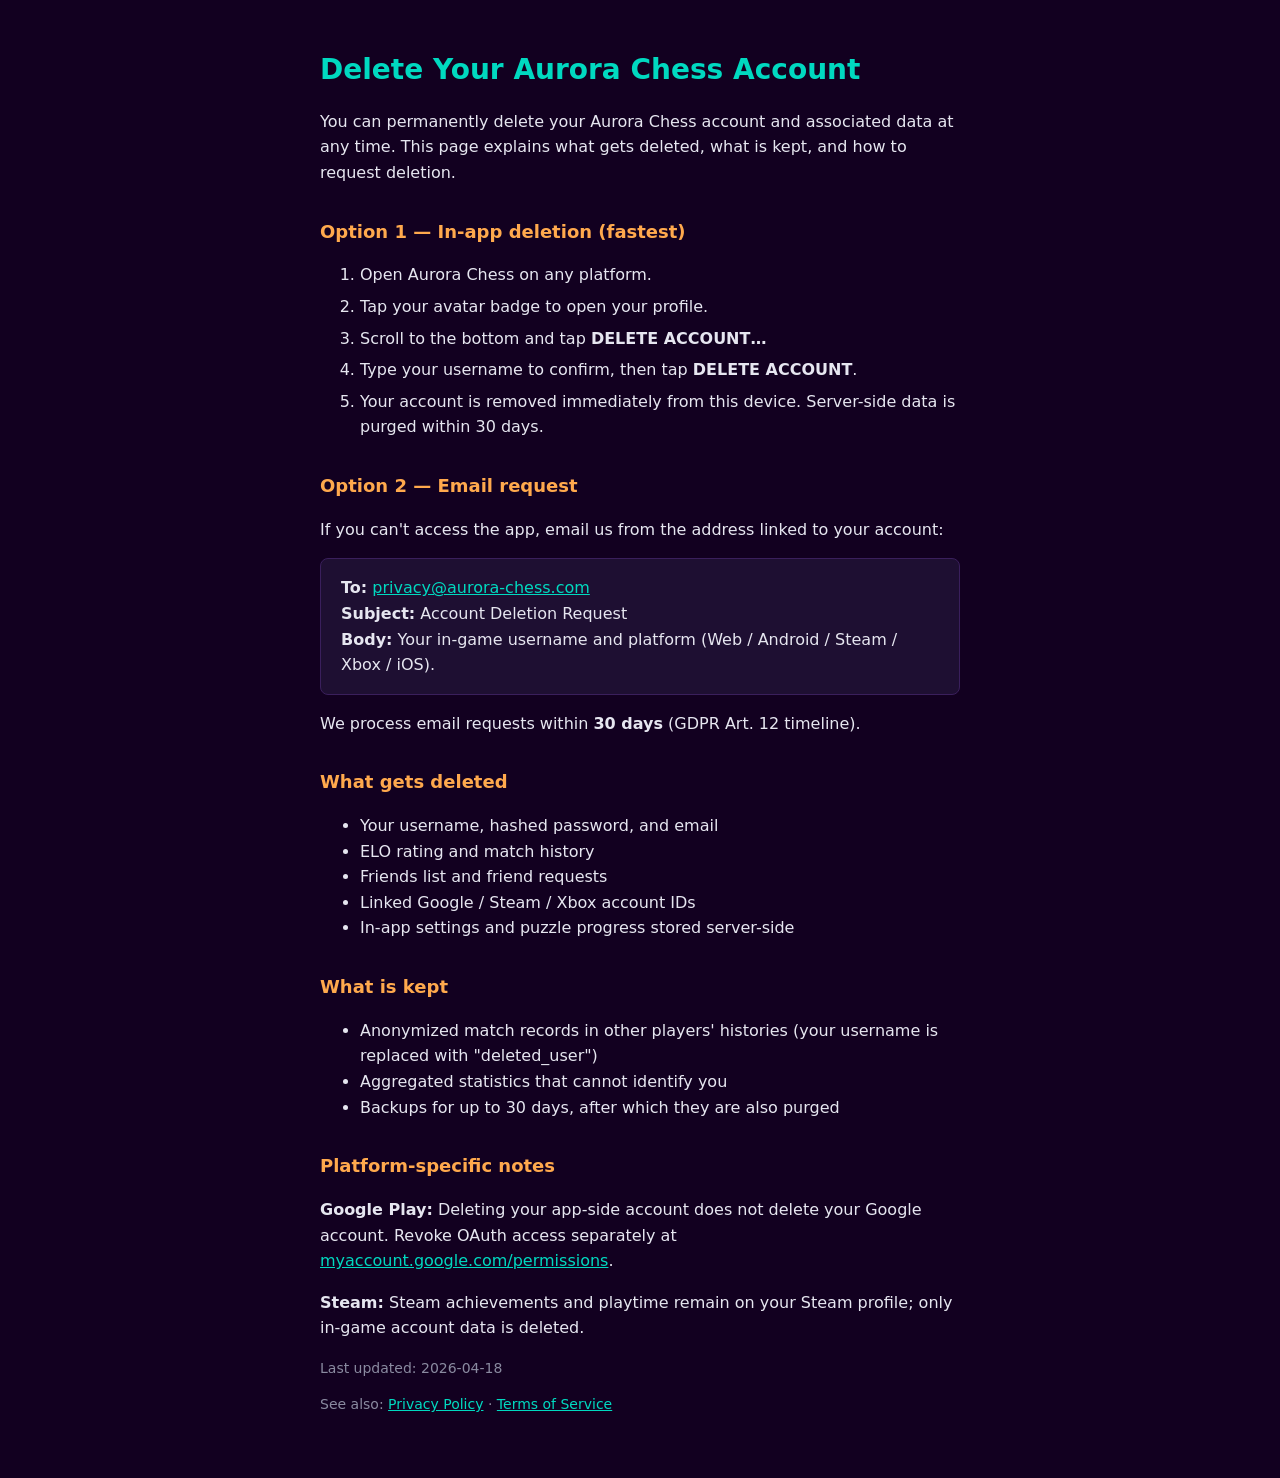
<file: delete.html>
<!DOCTYPE html>
<html lang="en">
<head>
<meta charset="UTF-8">
<meta name="viewport" content="width=device-width, initial-scale=1">
<title>Delete Your Account — Aurora Chess</title>
<meta name="robots" content="noindex, follow">
<style>
  body { margin:0; font-family: system-ui, -apple-system, "Segoe UI", sans-serif;
         background:#120020; color:#e6e6f0; line-height:1.6;
         display:flex; min-height:100vh; justify-content:center; }
  main { max-width:640px; padding:48px 24px; }
  h1 { color:#00d9c0; font-size:28px; margin:0 0 8px; }
  h2 { color:#ffa94d; font-size:18px; margin:32px 0 8px; }
  a { color:#00d9c0; }
  code { background:#1e0f32; padding:2px 6px; border-radius:4px; color:#ffa94d; }
  .box { background:#1e0f32; border:1px solid #3a1f5c; border-radius:8px;
         padding:16px 20px; margin:16px 0; }
  ol li { margin:6px 0; }
  .muted { color:#8a8aa0; font-size:14px; }
</style>
</head>
<body>
<main>
  <h1>Delete Your Aurora Chess Account</h1>
  <p>You can permanently delete your Aurora Chess account and associated data at any time.
     This page explains what gets deleted, what is kept, and how to request deletion.</p>

  <h2>Option 1 — In-app deletion (fastest)</h2>
  <ol>
    <li>Open Aurora Chess on any platform.</li>
    <li>Tap your avatar badge to open your profile.</li>
    <li>Scroll to the bottom and tap <strong>DELETE ACCOUNT…</strong></li>
    <li>Type your username to confirm, then tap <strong>DELETE ACCOUNT</strong>.</li>
    <li>Your account is removed immediately from this device. Server-side data is purged within 30 days.</li>
  </ol>

  <h2>Option 2 — Email request</h2>
  <p>If you can't access the app, email us from the address linked to your account:</p>
  <div class="box">
    <strong>To:</strong> <a href="mailto:privacy@aurora-chess.com?subject=Account%20Deletion%20Request">privacy@aurora-chess.com</a><br>
    <strong>Subject:</strong> Account Deletion Request<br>
    <strong>Body:</strong> Your in-game username and platform (Web / Android / Steam / Xbox / iOS).
  </div>
  <p>We process email requests within <strong>30 days</strong> (GDPR Art. 12 timeline).</p>

  <h2>What gets deleted</h2>
  <ul>
    <li>Your username, hashed password, and email</li>
    <li>ELO rating and match history</li>
    <li>Friends list and friend requests</li>
    <li>Linked Google / Steam / Xbox account IDs</li>
    <li>In-app settings and puzzle progress stored server-side</li>
  </ul>

  <h2>What is kept</h2>
  <ul>
    <li>Anonymized match records in other players' histories (your username is replaced with "deleted_user")</li>
    <li>Aggregated statistics that cannot identify you</li>
    <li>Backups for up to 30 days, after which they are also purged</li>
  </ul>

  <h2>Platform-specific notes</h2>
  <p><strong>Google Play:</strong> Deleting your app-side account does not delete your Google account.
     Revoke OAuth access separately at <a href="https://myaccount.google.com/permissions">myaccount.google.com/permissions</a>.</p>
  <p><strong>Steam:</strong> Steam achievements and playtime remain on your Steam profile; only in-game account data is deleted.</p>

  <p class="muted">Last updated: 2026-04-18</p>
  <p class="muted">See also: <a href="/privacy">Privacy Policy</a> · <a href="/terms">Terms of Service</a></p>
</main>
</body>
</html>
</file>
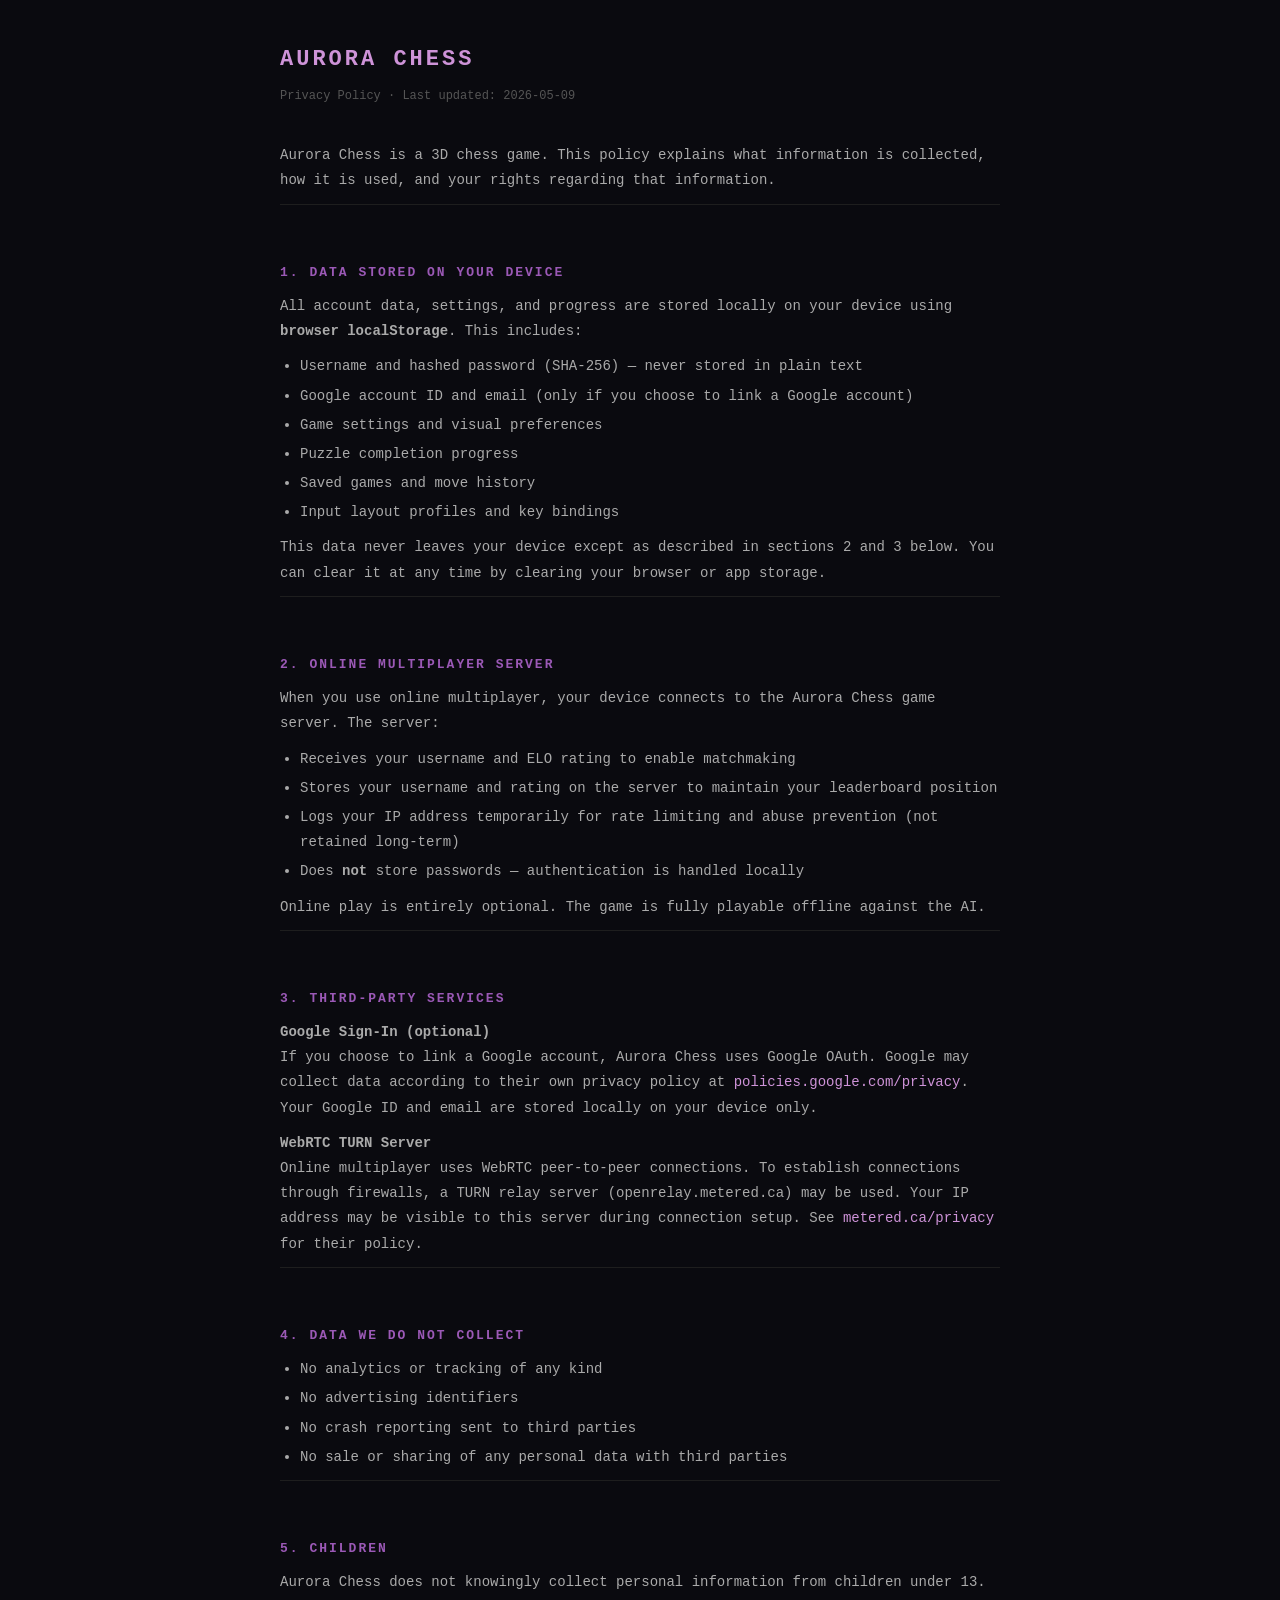
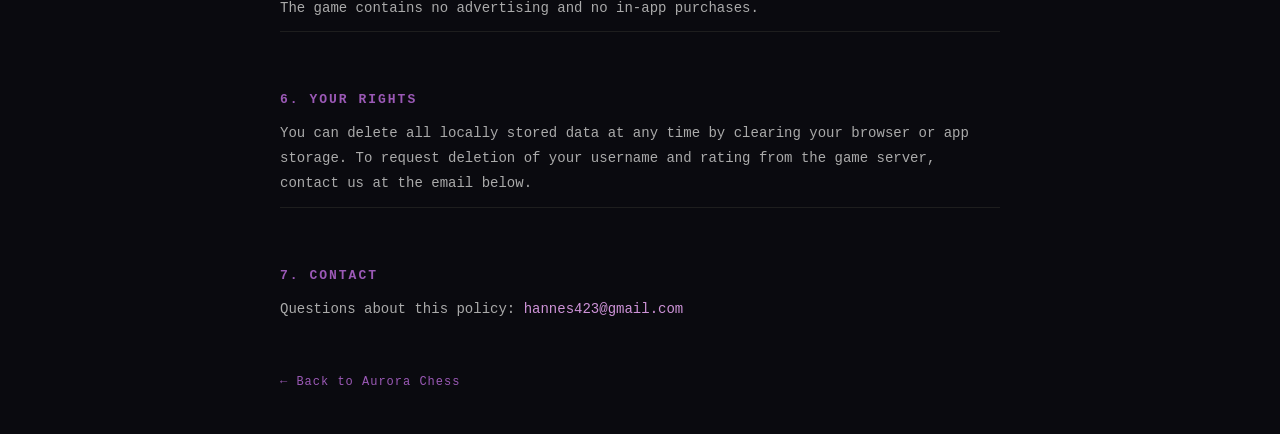
<file: privacy.html>
<!DOCTYPE html>
<html lang="en">
<head>
<meta charset="UTF-8">
<meta name="viewport" content="width=device-width, initial-scale=1.0">
<title>Privacy Policy — Aurora Chess</title>
<style>
  * { box-sizing: border-box; margin: 0; padding: 0; }
  body {
    background: #0a0a0f;
    color: #ccc;
    font-family: monospace;
    font-size: 14px;
    line-height: 1.8;
    padding: 40px 20px;
  }
  .wrap { max-width: 720px; margin: 0 auto; }
  h1 { color: #ce93d8; font-size: 22px; letter-spacing: 3px; margin-bottom: 6px; }
  h2 { color: #9b59b6; font-size: 13px; letter-spacing: 2px; margin: 32px 0 10px; text-transform: uppercase; }
  p  { color: #aaa; margin-bottom: 10px; }
  ul { color: #aaa; padding-left: 20px; margin-bottom: 10px; }
  li { margin-bottom: 4px; }
  a  { color: #ce93d8; text-decoration: none; }
  a:hover { text-decoration: underline; }
  .updated { color: #555; font-size: 12px; margin-bottom: 36px; }
  .section  { border-top: 1px solid #1e1e1e; padding-top: 24px; }
  .back { display: inline-block; margin-top: 40px; color: #9b59b6; font-size: 12px; letter-spacing: 1px; }
</style>
</head>
<body>
<div class="wrap">

  <h1>AURORA CHESS</h1>
  <div class="updated">Privacy Policy · Last updated: 2026-05-09</div>

  <p>Aurora Chess is a 3D chess game. This policy explains what information is collected, how it is used, and your rights regarding that information.</p>

  <div class="section">
    <h2>1. Data Stored on Your Device</h2>
    <p>All account data, settings, and progress are stored locally on your device using <strong>browser localStorage</strong>. This includes:</p>
    <ul>
      <li>Username and hashed password (SHA-256) — never stored in plain text</li>
      <li>Google account ID and email (only if you choose to link a Google account)</li>
      <li>Game settings and visual preferences</li>
      <li>Puzzle completion progress</li>
      <li>Saved games and move history</li>
      <li>Input layout profiles and key bindings</li>
    </ul>
    <p>This data never leaves your device except as described in sections 2 and 3 below. You can clear it at any time by clearing your browser or app storage.</p>
  </div>

  <div class="section">
    <h2>2. Online Multiplayer Server</h2>
    <p>When you use online multiplayer, your device connects to the Aurora Chess game server. The server:</p>
    <ul>
      <li>Receives your username and ELO rating to enable matchmaking</li>
      <li>Stores your username and rating on the server to maintain your leaderboard position</li>
      <li>Logs your IP address temporarily for rate limiting and abuse prevention (not retained long-term)</li>
      <li>Does <strong>not</strong> store passwords — authentication is handled locally</li>
    </ul>
    <p>Online play is entirely optional. The game is fully playable offline against the AI.</p>
  </div>

  <div class="section">
    <h2>3. Third-Party Services</h2>

    <p><strong>Google Sign-In (optional)</strong><br>
    If you choose to link a Google account, Aurora Chess uses Google OAuth. Google may collect data according to their own privacy policy at <a href="https://policies.google.com/privacy" target="_blank">policies.google.com/privacy</a>. Your Google ID and email are stored locally on your device only.</p>

    <p><strong>WebRTC TURN Server</strong><br>
    Online multiplayer uses WebRTC peer-to-peer connections. To establish connections through firewalls, a TURN relay server (openrelay.metered.ca) may be used. Your IP address may be visible to this server during connection setup. See <a href="https://www.metered.ca/privacy" target="_blank">metered.ca/privacy</a> for their policy.</p>
  </div>

  <div class="section">
    <h2>4. Data We Do Not Collect</h2>
    <ul>
      <li>No analytics or tracking of any kind</li>
      <li>No advertising identifiers</li>
      <li>No crash reporting sent to third parties</li>
      <li>No sale or sharing of any personal data with third parties</li>
    </ul>
  </div>

  <div class="section">
    <h2>5. Children</h2>
    <p>Aurora Chess does not knowingly collect personal information from children under 13. The game contains no advertising and no in-app purchases.</p>
  </div>

  <div class="section">
    <h2>6. Your Rights</h2>
    <p>You can delete all locally stored data at any time by clearing your browser or app storage. To request deletion of your username and rating from the game server, contact us at the email below.</p>
  </div>

  <div class="section">
    <h2>7. Contact</h2>
    <p>Questions about this policy: <a href="mailto:hannes423@gmail.com">hannes423@gmail.com</a></p>
  </div>

  <a class="back" href="index.html">← Back to Aurora Chess</a>

</div>
</body>
</html>
</file>
